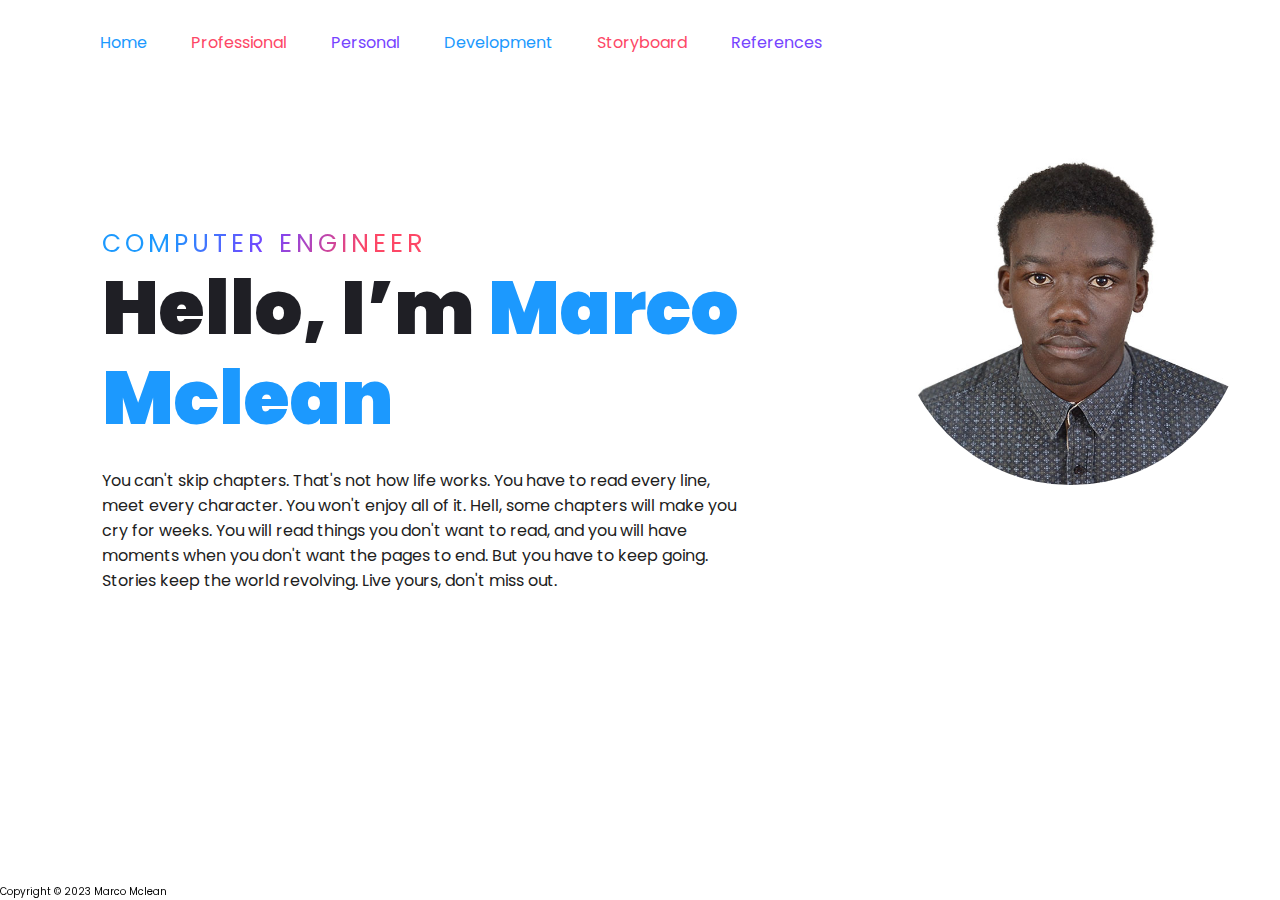
<file: Codes/index.html>
<!-- 
Author: Marco Mclean
ID#:2209181 
Tutor: Miss.Anuli
Page: Index Page
Description: This is the begiining page of my project where everything developed from.
-->

<!DOCTYPE html>
<html lang="en">
  <head>
    <meta charset="UTF-8" />
    <title>Personal Website</title>
    <link rel="stylesheet" href="indexstyle.css" />
    <link rel="icon" href="/Assests/favicon.ico" type="image/png">
  </head>
<body>
      <nav>
        <ul>
          <ul class="hidden">
            <li><a href="index.html" class="home">Home</a></li>
            <li><a href="professional.html" class="professional">Professional</a></li>
            <li><a href="personality.html" class="personal">Personal</a></li>
            <li><a href="development.html" class="development">Development</a></li>
            <li><a href="storyboard.html" class="storyboard">Storyboard</a></li>
            <li><a href="references.html" class="references">References</a></li>
          </ul>
      </nav>

      <div class="content">
        <span class="title">Computer Engineer</span>
        <h1>Hello, I’m <span>Marco Mclean</span></h1>
        <p>
          You can't skip chapters. That's not how life works. You have to read every line, meet every character. You won't enjoy all of it. Hell, some chapters will make you cry for weeks. You will read things you don't want to read, and you will have moments when you don't want the pages to end. But you have to keep going. Stories keep the world revolving. Live yours, don't miss out.
        </p>
      </div>

      <img src="/Assests/myimage.jpg" alt="My Picture" onclick="location.href='mailto:marcomclean579@gmail.com?subject=Hola from my portfolio website!'">
  <footer>
    <p>Copyright &copy; 2023 Marco Mclean</p>
  </footer>
</body>
</html>
</file>
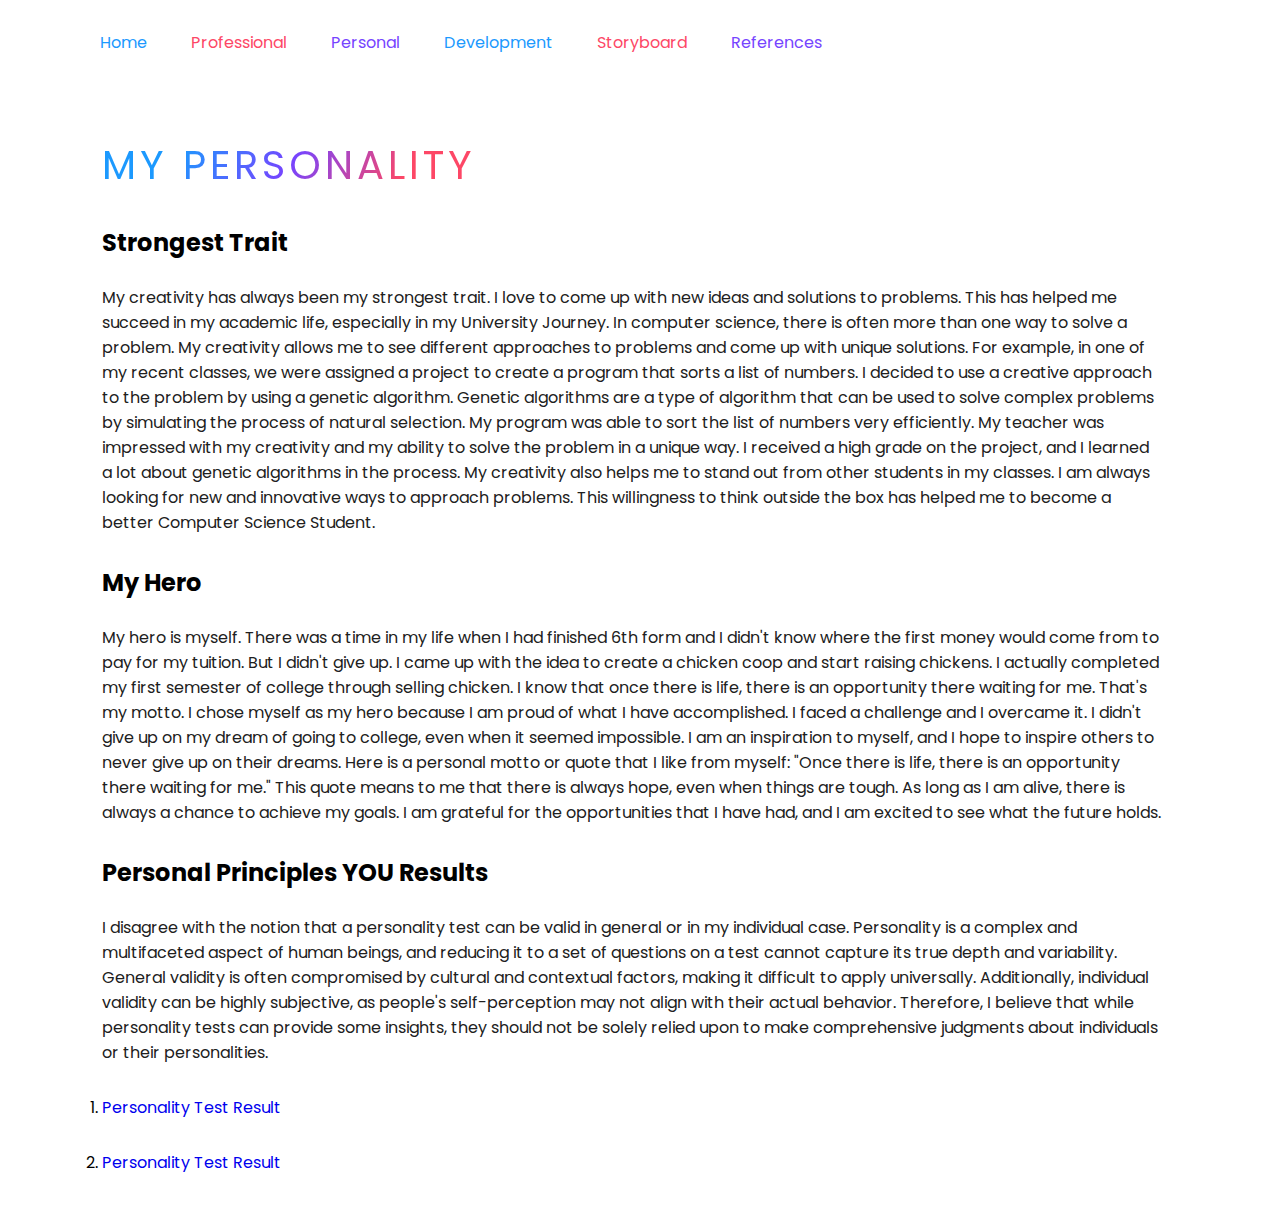
<file: Codes/personality.html>
<!-- 
Author: Marco Mclean
ID#:2209181 
Tutor: Miss.Anuli
Page: Index Page
Description: This is the begiining page of my project where everything developed from.
-->

<!DOCTYPE html>
<html lang="en">
<head>
  <meta charset="UTF-8" />
  <title>Personal Website</title>

  <link rel="icon" href="/Assests/favicon.ico" type="image/png">

  <link rel="stylesheet" href="/Codes/personalitystyle.css" />
</head>
<body>
  <div class="hero">
    <nav>
      <ul class="hidden">
        <li><a href="index.html" class="home">Home</a></li>
        <li><a href="professional.html" class="professional">Professional</a></li>
        <li><a href="personality.html" class="personal">Personal</a></li>
        <li><a href="development.html" class="development">Development</a></li>
        <li><a href="storyboard.html" class="storyboard">Storyboard</a></li>
        <li><a href="references.html" class="references">References</a></li>
      </ul>
    </nav>

    <div class="content">
      <span class="title">My Personality</span>

      <section>
        <h2>Strongest Trait</h2>
        <p>My creativity has always been my strongest trait. I love to come up with new ideas and solutions to problems. This has helped me succeed in my academic life, especially in my University Journey.

            In computer science, there is often more than one way to solve a problem. My creativity allows me to see different approaches to problems and come up with unique solutions. For example, in one of my recent classes, we were assigned a project to create a program that sorts a list of numbers. I decided to use a creative approach to the problem by using a genetic algorithm. Genetic algorithms are a type of algorithm that can be used to solve complex problems by simulating the process of natural selection.
            
            My program was able to sort the list of numbers very efficiently. My teacher was impressed with my creativity and my ability to solve the problem in a unique way. I received a high grade on the project, and I learned a lot about genetic algorithms in the process.
            
            My creativity also helps me to stand out from other students in my classes. I am always looking for new and innovative ways to approach problems. This willingness to think outside the box has helped me to become a better Computer Science Student.
        </p>
      </section>

      <section>
        <h2>My Hero</h2>
        <p>
            My hero is myself. There was a time in my life when I had finished 6th form and I didn't know where the first money would come from to pay for my tuition. But I didn't give up. I came up with the idea to create a chicken coop and start raising chickens. I actually completed my first semester of college through selling chicken. I know that once there is life, there is an opportunity there waiting for me. That's my motto.

            I chose myself as my hero because I am proud of what I have accomplished. I faced a challenge and I overcame it. I didn't give up on my dream of going to college, even when it seemed impossible. I am an inspiration to myself, and I hope to inspire others to never give up on their dreams.

            Here is a personal motto or quote that I like from myself:

        "Once there is life, there is an opportunity there waiting for me."

        This quote means to me that there is always hope, even when things are tough. As long as I am alive, there is always a chance to achieve my goals. I am grateful for the opportunities that I have had, and I am excited to see what the future holds.
        </p>
      </section>

      <section>
        <h2>Personal Principles YOU Results</h2>
        <p>
          I disagree with the notion that a personality test can be valid in general or in my individual case. Personality is a complex and multifaceted aspect of human beings, and reducing it to a set of questions on a test cannot capture its true depth and variability. General validity is often compromised by cultural and contextual factors, making it difficult to apply universally. Additionally, individual validity can be highly subjective, as people's self-perception may not align with their actual behavior. Therefore, I believe that while personality tests can provide some insights, they should not be solely relied upon to make comprehensive judgments about individuals or their personalities.
      </p>
        <ol>
            <li><p><a href="/Assests/Personality1.jpg" target="blank">Personality Test Result </a></p></li>
            <li><p><a href="/Assests/Personality2.jpg" target="blank">Personality Test Result</a></p></li>
        </ol>
      </section>
    </div>
  </div>
</body>
</html>
</file>
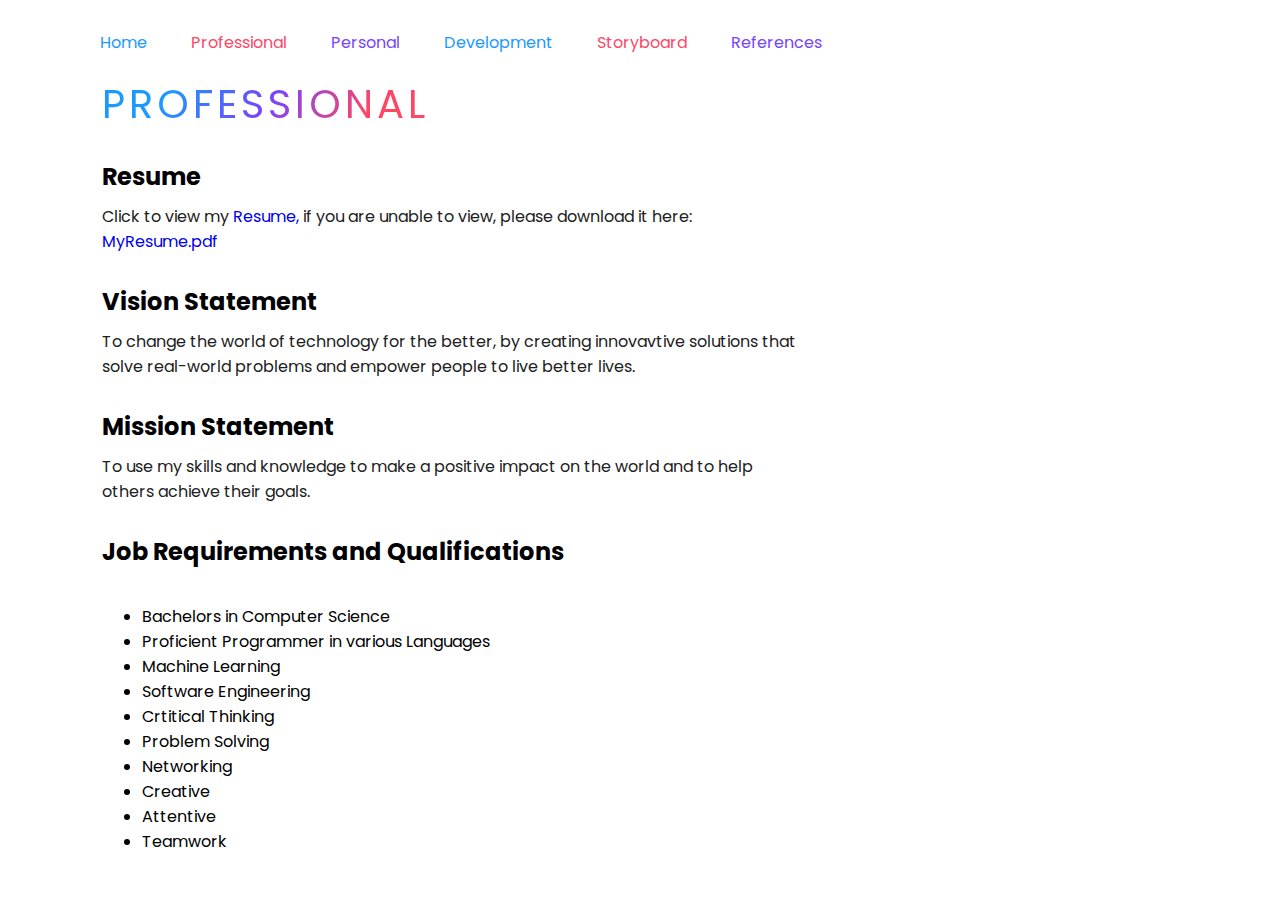
<file: Codes/professional.html>
<!-- 
Author: Marco Mclean
ID#:2209181 
Tutor: Miss.Anuli
Page: Index Page
Description: This is the begiining page of my project where everything developed from.
-->

<!DOCTYPE html>
<html lang="en">
<head>
  <meta charset="UTF-8" />
  <title>Professional Website</title>

  <link rel="icon" href="/Assests/favicon.ico" type="image/png">

  <link rel="stylesheet" href="professionalstyle.css" />
</head>
<body>
  <div class="hero">
    <nav>
      <ul class="hidden">
        <li><a href="index.html" class="home">Home</a></li>
        <li><a href="professional.html" class="professional">Professional</a></li>
        <li><a href="personality.html" class="personal">Personal</a></li>
        <li><a href="development.html" class="development">Development</a></li>
        <li><a href="storyboard.html" class="storyboard">Storyboard</a></li>
        <li><a href="references.html" class="references">References</a></li>
      </ul>
    </nav>

    <div class="content">
      <span class="title">Professional</span>

      <section>
        <h2>Resume</h2>
        <object data="MyResume.pdf" type="application/pdf" width="100%" height="600px">
          <p>Click to view my <a href="Resume.html" target="_blank">Resume,</a> if you are unable to view, please download it here: <a href="/Assests/MyResume.pdf" target="_blank">MyResume.pdf</a></p>
        </object>
      </section>

      <section>
        <h2>Vision Statement</h2>
        <p>To change the world of technology for the better, by creating innovavtive solutions that solve real-world problems and empower people to live better lives.</p>
      </section>

      <section>
        <h2>Mission Statement</h2>
        <p>To use my skills and knowledge to make a positive impact on the world and to help others achieve their goals.</p>
      </section>

      <section>
        <h2>Job Requirements and Qualifications</h2>
        <ul>
          <li>Bachelors in Computer Science</li>
          <li>Proficient Programmer in various Languages</li>
          <li>Machine Learning</li>
          <li>Software Engineering</li>
          <li>Crtitical Thinking</li>
          <li>Problem Solving</li>
          <li>Networking</li>
          <li>Creative</li>
          <li>Attentive</li>
          <li>Teamwork</li>
        </ul>
      </section>
    </div>
  </div>
</body>
</html>
</file>
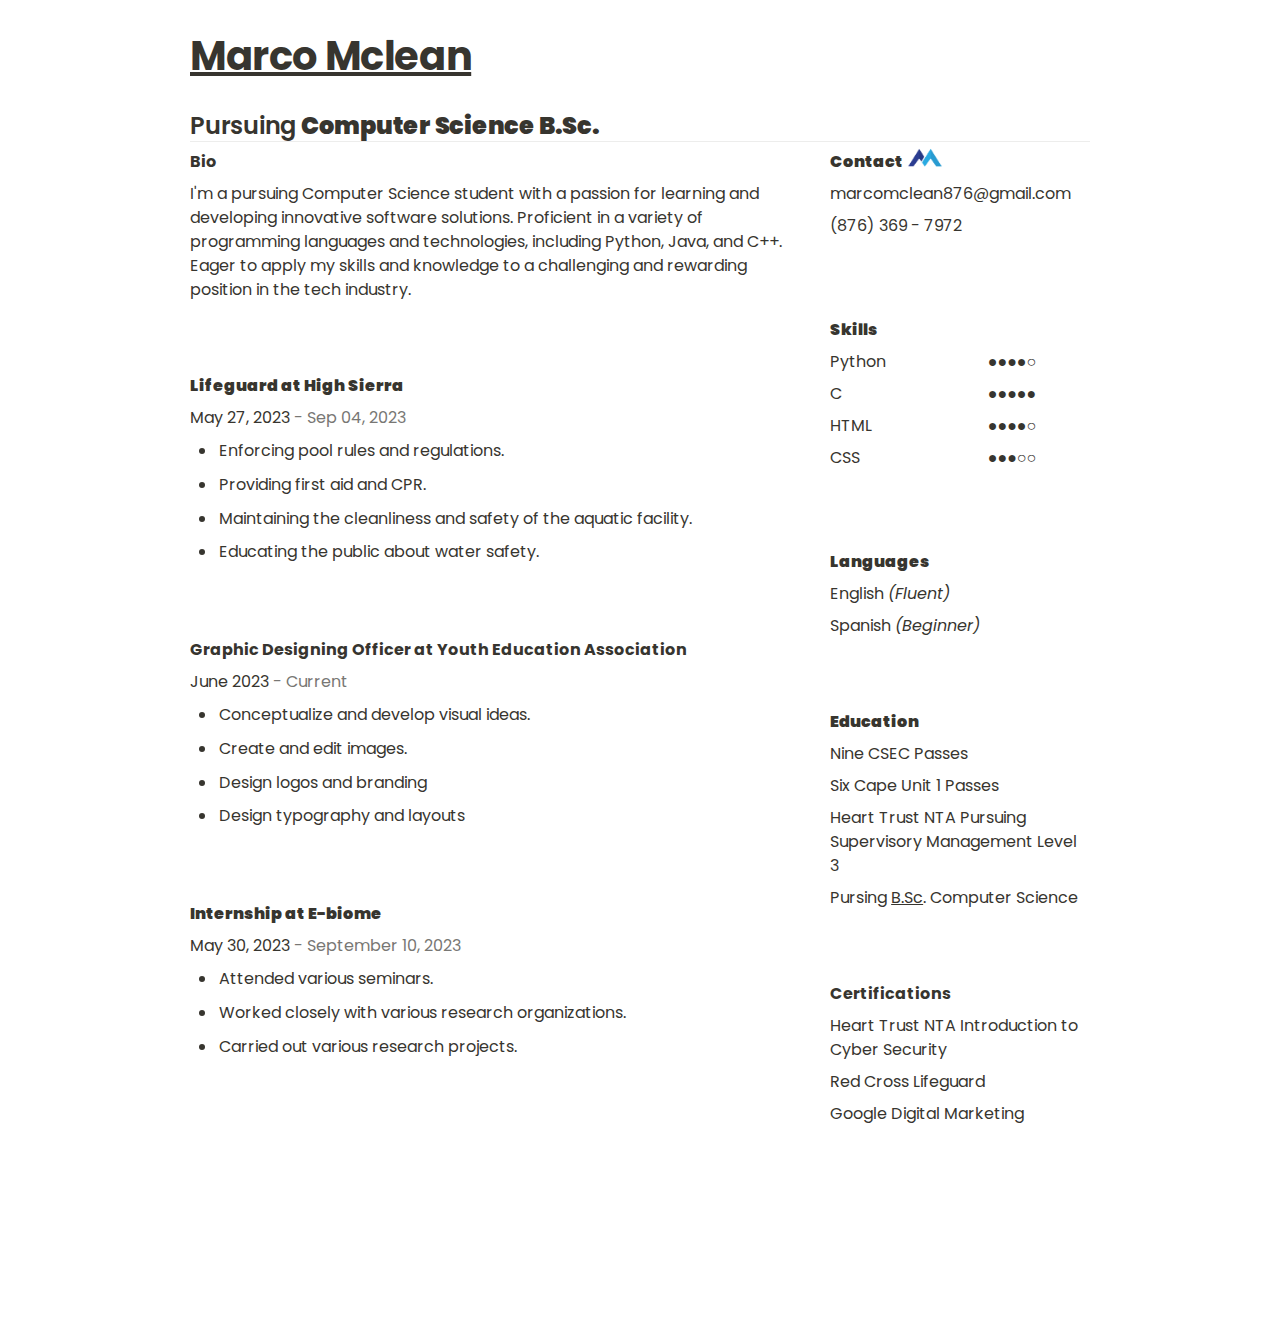
<file: Codes/Resume - Copy.html>
<!-- 
Author: Marco Mclean
ID #: 2209181
Description: The resume was created by notion.io then was exported in the format of HTML
 -->


<html>
	<head>
		<meta http-equiv="Content-Type" content="text/html; charset=utf-8"/>
		<title>Marco Mclean</title>
		<link rel="stylesheet" href="indexstyle.css" />
    	<link rel="icon" href="/Assests/favicon.ico" type="image/png">
		<style>
/* cspell:disable-file */
/* webkit printing magic: print all background colors */
html {
	-webkit-print-color-adjust: exact;
}
* {
	box-sizing: border-box;
	-webkit-print-color-adjust: exact;
}

html,
body {
	margin: 0;
	padding: 0;
}
@media only screen {
	body {
		margin: 2em auto;
		max-width: 900px;
		color: rgb(55, 53, 47);
	}
}

body {
	line-height: 1.5;
	white-space: pre-wrap;
}

a,
a.visited {
	color: inherit;
	text-decoration: underline;
}

.pdf-relative-link-path {
	font-size: 80%;
	color: #444;
}

h1,
h2,
h3 {
	letter-spacing: -0.01em;
	line-height: 1.2;
	font-weight: 600;
	margin-bottom: 0;
}

.page-title {
	font-size: 2.5rem;
	font-weight: 700;
	margin-top: 0;
	margin-bottom: 0.75em;
}

h1 {
	font-size: 1.875rem;
	margin-top: 1.875rem;
}

h2 {
	font-size: 1.5rem;
	margin-top: 1.5rem;
}

h3 {
	font-size: 1.25rem;
	margin-top: 1.25rem;
}

.source {
	border: 1px solid #ddd;
	border-radius: 3px;
	padding: 1.5em;
	word-break: break-all;
}

.callout {
	border-radius: 3px;
	padding: 1rem;
}

figure {
	margin: 1.25em 0;
	page-break-inside: avoid;
}

figcaption {
	opacity: 0.5;
	font-size: 85%;
	margin-top: 0.5em;
}

mark {
	background-color: transparent;
}

.indented {
	padding-left: 1.5em;
}

hr {
	background: transparent;
	display: block;
	width: 100%;
	height: 1px;
	visibility: visible;
	border: none;
	border-bottom: 1px solid rgba(55, 53, 47, 0.09);
}

img {
	max-width: 100%;
}

@media only print {
	img {
		max-height: 100vh;
		object-fit: contain;
	}
}

@page {
	margin: 1in;
}

.collection-content {
	font-size: 0.875rem;
}

.column-list {
	display: flex;
	justify-content: space-between;
}

.column {
	padding: 0 1em;
}

.column:first-child {
	padding-left: 0;
}

.column:last-child {
	padding-right: 0;
}

.table_of_contents-item {
	display: block;
	font-size: 0.875rem;
	line-height: 1.3;
	padding: 0.125rem;
}

.table_of_contents-indent-1 {
	margin-left: 1.5rem;
}

.table_of_contents-indent-2 {
	margin-left: 3rem;
}

.table_of_contents-indent-3 {
	margin-left: 4.5rem;
}

.table_of_contents-link {
	text-decoration: none;
	opacity: 0.7;
	border-bottom: 1px solid rgba(55, 53, 47, 0.18);
}

table,
th,
td {
	border: 1px solid rgba(55, 53, 47, 0.09);
	border-collapse: collapse;
}

table {
	border-left: none;
	border-right: none;
}

th,
td {
	font-weight: normal;
	padding: 0.25em 0.5em;
	line-height: 1.5;
	min-height: 1.5em;
	text-align: left;
}

th {
	color: rgba(55, 53, 47, 0.6);
}

ol,
ul {
	margin: 0;
	margin-block-start: 0.6em;
	margin-block-end: 0.6em;
}

li > ol:first-child,
li > ul:first-child {
	margin-block-start: 0.6em;
}

ul > li {
	list-style: disc;
}

ul.to-do-list {
	padding-inline-start: 0;
}

ul.to-do-list > li {
	list-style: none;
}

.to-do-children-checked {
	text-decoration: line-through;
	opacity: 0.375;
}

ul.toggle > li {
	list-style: none;
}

ul {
	padding-inline-start: 1.7em;
}

ul > li {
	padding-left: 0.1em;
}

ol {
	padding-inline-start: 1.6em;
}

ol > li {
	padding-left: 0.2em;
}

.mono ol {
	padding-inline-start: 2em;
}

.mono ol > li {
	text-indent: -0.4em;
}

.toggle {
	padding-inline-start: 0em;
	list-style-type: none;
}

/* Indent toggle children */
.toggle > li > details {
	padding-left: 1.7em;
}

.toggle > li > details > summary {
	margin-left: -1.1em;
}

.selected-value {
	display: inline-block;
	padding: 0 0.5em;
	background: rgba(206, 205, 202, 0.5);
	border-radius: 3px;
	margin-right: 0.5em;
	margin-top: 0.3em;
	margin-bottom: 0.3em;
	white-space: nowrap;
}

.collection-title {
	display: inline-block;
	margin-right: 1em;
}

.page-description {
    margin-bottom: 2em;
}

.simple-table {
	margin-top: 1em;
	font-size: 0.875rem;
	empty-cells: show;
}
.simple-table td {
	height: 29px;
	min-width: 120px;
}

.simple-table th {
	height: 29px;
	min-width: 120px;
}

.simple-table-header-color {
	background: rgb(247, 246, 243);
	color: black;
}
.simple-table-header {
	font-weight: 500;
}

time {
	opacity: 0.5;
}

.icon {
	display: inline-block;
	max-width: 1.2em;
	max-height: 1.2em;
	text-decoration: none;
	vertical-align: text-bottom;
	margin-right: 0.5em;
}

img.icon {
	border-radius: 3px;
}

.user-icon {
	width: 1.5em;
	height: 1.5em;
	border-radius: 100%;
	margin-right: 0.5rem;
}

.user-icon-inner {
	font-size: 0.8em;
}

.text-icon {
	border: 1px solid #000;
	text-align: center;
}

.page-cover-image {
	display: block;
	object-fit: cover;
	width: 100%;
	max-height: 30vh;
}

.page-header-icon {
	font-size: 3rem;
	margin-bottom: 1rem;
}

.page-header-icon-with-cover {
	margin-top: -0.72em;
	margin-left: 0.07em;
}

.page-header-icon img {
	border-radius: 3px;
}

.link-to-page {
	margin: 1em 0;
	padding: 0;
	border: none;
	font-weight: 500;
}

p > .user {
	opacity: 0.5;
}

td > .user,
td > time {
	white-space: nowrap;
}

input[type="checkbox"] {
	transform: scale(1.5);
	margin-right: 0.6em;
	vertical-align: middle;
}

p {
	margin-top: 0.5em;
	margin-bottom: 0.5em;
}

.image {
	border: none;
	margin: 1.5em 0;
	padding: 0;
	border-radius: 0;
	text-align: center;
}

.code,
code {
	background: rgba(135, 131, 120, 0.15);
	border-radius: 3px;
	padding: 0.2em 0.4em;
	border-radius: 3px;
	font-size: 85%;
	tab-size: 2;
}

code {
	color: #eb5757;
}

.code {
	padding: 1.5em 1em;
}

.code-wrap {
	white-space: pre-wrap;
	word-break: break-all;
}

.code > code {
	background: none;
	padding: 0;
	font-size: 100%;
	color: inherit;
}

blockquote {
	font-size: 1.25em;
	margin: 1em 0;
	padding-left: 1em;
	border-left: 3px solid rgb(55, 53, 47);
}

.bookmark {
	text-decoration: none;
	max-height: 8em;
	padding: 0;
	display: flex;
	width: 100%;
	align-items: stretch;
}

.bookmark-title {
	font-size: 0.85em;
	overflow: hidden;
	text-overflow: ellipsis;
	height: 1.75em;
	white-space: nowrap;
}

.bookmark-text {
	display: flex;
	flex-direction: column;
}

.bookmark-info {
	flex: 4 1 180px;
	padding: 12px 14px 14px;
	display: flex;
	flex-direction: column;
	justify-content: space-between;
}

.bookmark-image {
	width: 33%;
	flex: 1 1 180px;
	display: block;
	position: relative;
	object-fit: cover;
	border-radius: 1px;
}

.bookmark-description {
	color: rgba(55, 53, 47, 0.6);
	font-size: 0.75em;
	overflow: hidden;
	max-height: 4.5em;
	word-break: break-word;
}

.bookmark-href {
	font-size: 0.75em;
	margin-top: 0.25em;
}

.sans { font-family: ui-sans-serif, -apple-system, BlinkMacSystemFont, "Segoe UI", Helvetica, "Apple Color Emoji", Arial, sans-serif, "Segoe UI Emoji", "Segoe UI Symbol"; }
.code { font-family: "SFMono-Regular", Menlo, Consolas, "PT Mono", "Liberation Mono", Courier, monospace; }
.serif { font-family: Lyon-Text, Georgia, ui-serif, serif; }
.mono { font-family: iawriter-mono, Nitti, Menlo, Courier, monospace; }
.pdf .sans { font-family: Inter, ui-sans-serif, -apple-system, BlinkMacSystemFont, "Segoe UI", Helvetica, "Apple Color Emoji", Arial, sans-serif, "Segoe UI Emoji", "Segoe UI Symbol", 'Twemoji', 'Noto Color Emoji', 'Noto Sans CJK JP'; }
.pdf:lang(zh-CN) .sans { font-family: Inter, ui-sans-serif, -apple-system, BlinkMacSystemFont, "Segoe UI", Helvetica, "Apple Color Emoji", Arial, sans-serif, "Segoe UI Emoji", "Segoe UI Symbol", 'Twemoji', 'Noto Color Emoji', 'Noto Sans CJK SC'; }
.pdf:lang(zh-TW) .sans { font-family: Inter, ui-sans-serif, -apple-system, BlinkMacSystemFont, "Segoe UI", Helvetica, "Apple Color Emoji", Arial, sans-serif, "Segoe UI Emoji", "Segoe UI Symbol", 'Twemoji', 'Noto Color Emoji', 'Noto Sans CJK TC'; }
.pdf:lang(ko-KR) .sans { font-family: Inter, ui-sans-serif, -apple-system, BlinkMacSystemFont, "Segoe UI", Helvetica, "Apple Color Emoji", Arial, sans-serif, "Segoe UI Emoji", "Segoe UI Symbol", 'Twemoji', 'Noto Color Emoji', 'Noto Sans CJK KR'; }
.pdf .code { font-family: Source Code Pro, "SFMono-Regular", Menlo, Consolas, "PT Mono", "Liberation Mono", Courier, monospace, 'Twemoji', 'Noto Color Emoji', 'Noto Sans Mono CJK JP'; }
.pdf:lang(zh-CN) .code { font-family: Source Code Pro, "SFMono-Regular", Menlo, Consolas, "PT Mono", "Liberation Mono", Courier, monospace, 'Twemoji', 'Noto Color Emoji', 'Noto Sans Mono CJK SC'; }
.pdf:lang(zh-TW) .code { font-family: Source Code Pro, "SFMono-Regular", Menlo, Consolas, "PT Mono", "Liberation Mono", Courier, monospace, 'Twemoji', 'Noto Color Emoji', 'Noto Sans Mono CJK TC'; }
.pdf:lang(ko-KR) .code { font-family: Source Code Pro, "SFMono-Regular", Menlo, Consolas, "PT Mono", "Liberation Mono", Courier, monospace, 'Twemoji', 'Noto Color Emoji', 'Noto Sans Mono CJK KR'; }
.pdf .serif { font-family: PT Serif, Lyon-Text, Georgia, ui-serif, serif, 'Twemoji', 'Noto Color Emoji', 'Noto Serif CJK JP'; }
.pdf:lang(zh-CN) .serif { font-family: PT Serif, Lyon-Text, Georgia, ui-serif, serif, 'Twemoji', 'Noto Color Emoji', 'Noto Serif CJK SC'; }
.pdf:lang(zh-TW) .serif { font-family: PT Serif, Lyon-Text, Georgia, ui-serif, serif, 'Twemoji', 'Noto Color Emoji', 'Noto Serif CJK TC'; }
.pdf:lang(ko-KR) .serif { font-family: PT Serif, Lyon-Text, Georgia, ui-serif, serif, 'Twemoji', 'Noto Color Emoji', 'Noto Serif CJK KR'; }
.pdf .mono { font-family: PT Mono, iawriter-mono, Nitti, Menlo, Courier, monospace, 'Twemoji', 'Noto Color Emoji', 'Noto Sans Mono CJK JP'; }
.pdf:lang(zh-CN) .mono { font-family: PT Mono, iawriter-mono, Nitti, Menlo, Courier, monospace, 'Twemoji', 'Noto Color Emoji', 'Noto Sans Mono CJK SC'; }
.pdf:lang(zh-TW) .mono { font-family: PT Mono, iawriter-mono, Nitti, Menlo, Courier, monospace, 'Twemoji', 'Noto Color Emoji', 'Noto Sans Mono CJK TC'; }
.pdf:lang(ko-KR) .mono { font-family: PT Mono, iawriter-mono, Nitti, Menlo, Courier, monospace, 'Twemoji', 'Noto Color Emoji', 'Noto Sans Mono CJK KR'; }
.highlight-default {
	color: rgba(55, 53, 47, 1);
}
.highlight-gray {
	color: rgba(120, 119, 116, 1);
	fill: rgba(120, 119, 116, 1);
}
.highlight-brown {
	color: rgba(159, 107, 83, 1);
	fill: rgba(159, 107, 83, 1);
}
.highlight-orange {
	color: rgba(217, 115, 13, 1);
	fill: rgba(217, 115, 13, 1);
}
.highlight-yellow {
	color: rgba(203, 145, 47, 1);
	fill: rgba(203, 145, 47, 1);
}
.highlight-teal {
	color: rgba(68, 131, 97, 1);
	fill: rgba(68, 131, 97, 1);
}
.highlight-blue {
	color: rgba(51, 126, 169, 1);
	fill: rgba(51, 126, 169, 1);
}
.highlight-purple {
	color: rgba(144, 101, 176, 1);
	fill: rgba(144, 101, 176, 1);
}
.highlight-pink {
	color: rgba(193, 76, 138, 1);
	fill: rgba(193, 76, 138, 1);
}
.highlight-red {
	color: rgba(212, 76, 71, 1);
	fill: rgba(212, 76, 71, 1);
}
.highlight-gray_background {
	background: rgba(241, 241, 239, 1);
}
.highlight-brown_background {
	background: rgba(244, 238, 238, 1);
}
.highlight-orange_background {
	background: rgba(251, 236, 221, 1);
}
.highlight-yellow_background {
	background: rgba(251, 243, 219, 1);
}
.highlight-teal_background {
	background: rgba(237, 243, 236, 1);
}
.highlight-blue_background {
	background: rgba(231, 243, 248, 1);
}
.highlight-purple_background {
	background: rgba(244, 240, 247, 0.8);
}
.highlight-pink_background {
	background: rgba(249, 238, 243, 0.8);
}
.highlight-red_background {
	background: rgba(253, 235, 236, 1);
}
.block-color-default {
	color: inherit;
	fill: inherit;
}
.block-color-gray {
	color: rgba(120, 119, 116, 1);
	fill: rgba(120, 119, 116, 1);
}
.block-color-brown {
	color: rgba(159, 107, 83, 1);
	fill: rgba(159, 107, 83, 1);
}
.block-color-orange {
	color: rgba(217, 115, 13, 1);
	fill: rgba(217, 115, 13, 1);
}
.block-color-yellow {
	color: rgba(203, 145, 47, 1);
	fill: rgba(203, 145, 47, 1);
}
.block-color-teal {
	color: rgba(68, 131, 97, 1);
	fill: rgba(68, 131, 97, 1);
}
.block-color-blue {
	color: rgba(51, 126, 169, 1);
	fill: rgba(51, 126, 169, 1);
}
.block-color-purple {
	color: rgba(144, 101, 176, 1);
	fill: rgba(144, 101, 176, 1);
}
.block-color-pink {
	color: rgba(193, 76, 138, 1);
	fill: rgba(193, 76, 138, 1);
}
.block-color-red {
	color: rgba(212, 76, 71, 1);
	fill: rgba(212, 76, 71, 1);
}
.block-color-gray_background {
	background: rgba(241, 241, 239, 1);
}
.block-color-brown_background {
	background: rgba(244, 238, 238, 1);
}
.block-color-orange_background {
	background: rgba(251, 236, 221, 1);
}
.block-color-yellow_background {
	background: rgba(251, 243, 219, 1);
}
.block-color-teal_background {
	background: rgba(237, 243, 236, 1);
}
.block-color-blue_background {
	background: rgba(231, 243, 248, 1);
}
.block-color-purple_background {
	background: rgba(244, 240, 247, 0.8);
}
.block-color-pink_background {
	background: rgba(249, 238, 243, 0.8);
}
.block-color-red_background {
	background: rgba(253, 235, 236, 1);
}
.select-value-color-interactiveBlue { background-color: rgba(35, 131, 226, .07); }
.select-value-color-pink { background-color: rgba(245, 224, 233, 1); }
.select-value-color-purple { background-color: rgba(232, 222, 238, 1); }
.select-value-color-green { background-color: rgba(219, 237, 219, 1); }
.select-value-color-gray { background-color: rgba(227, 226, 224, 1); }
.select-value-color-translucentGray { background-color: rgba(255, 255, 255, 0.0375); }
.select-value-color-orange { background-color: rgba(250, 222, 201, 1); }
.select-value-color-brown { background-color: rgba(238, 224, 218, 1); }
.select-value-color-red { background-color: rgba(255, 226, 221, 1); }
.select-value-color-yellow { background-color: rgba(253, 236, 200, 1); }
.select-value-color-blue { background-color: rgba(211, 229, 239, 1); }
.select-value-color-pageGlass { background-color: undefined; }
.select-value-color-washGlass { background-color: undefined; }

.checkbox {
	display: inline-flex;
	vertical-align: text-bottom;
	width: 16;
	height: 16;
	background-size: 16px;
	margin-left: 2px;
	margin-right: 5px;
}

.checkbox-on {
	background-image: url("data:image/svg+xml;charset=UTF-8,%3Csvg%20width%3D%2216%22%20height%3D%2216%22%20viewBox%3D%220%200%2016%2016%22%20fill%3D%22none%22%20xmlns%3D%22http%3A%2F%2Fwww.w3.org%2F2000%2Fsvg%22%3E%0A%3Crect%20width%3D%2216%22%20height%3D%2216%22%20fill%3D%22%2358A9D7%22%2F%3E%0A%3Cpath%20d%3D%22M6.71429%2012.2852L14%204.9995L12.7143%203.71436L6.71429%209.71378L3.28571%206.2831L2%207.57092L6.71429%2012.2852Z%22%20fill%3D%22white%22%2F%3E%0A%3C%2Fsvg%3E");
}

.checkbox-off {
	background-image: url("data:image/svg+xml;charset=UTF-8,%3Csvg%20width%3D%2216%22%20height%3D%2216%22%20viewBox%3D%220%200%2016%2016%22%20fill%3D%22none%22%20xmlns%3D%22http%3A%2F%2Fwww.w3.org%2F2000%2Fsvg%22%3E%0A%3Crect%20x%3D%220.75%22%20y%3D%220.75%22%20width%3D%2214.5%22%20height%3D%2214.5%22%20fill%3D%22white%22%20stroke%3D%22%2336352F%22%20stroke-width%3D%221.5%22%2F%3E%0A%3C%2Fsvg%3E");
}
	
</style></head><body><article id="a8e00cb9-7c6e-4de2-b68b-7689d4534437" class="page sans"><header><div class="page-header-icon undefined"><img class="icon" src="/Assests/CVlogo.png"/></div><h1 class="page-title"><a href="https://static.vecteezy.com/system/resources/previews/000/616/401/original/m-logo-business-template-vector-icon.jpg">Marco Mclean</a></h1><p class="page-description"></p></header><div class="page-body"><h2 id="290d08c8-0a4e-4fde-a5e3-8f8d8900a5a6" class="">Pursuing<strong> Computer Science B.Sc.</strong></h2><hr id="7d635467-053d-47c1-a4d3-65b5ffdee194"/><div id="dc3108b0-715f-4965-a378-3b8bd4684f60" class="column-list"><div id="e7511568-6aa7-42bb-b8d2-2fabeeaf2da9" style="width:100%" class="column"><p id="7847187e-d9be-4087-a6a0-6128465e5b7e" class=""><strong>Bio</strong></p><p id="65352aa6-e2b4-45a3-b4df-4f4daeb60760" class="">I&#x27;m a pursuing Computer Science student with a passion for learning and developing innovative software solutions. Proficient in a variety of programming languages and technologies, including Python, Java, and C++. Eager to apply my skills and knowledge to a challenging and rewarding position in the tech industry.</p><p id="05ad7dff-7cbf-41bc-b1ef-dc34927bf1ef" class="">
</p><p id="299992fd-457e-4a5e-83b7-6569859a7ad2" class="">
</p><p id="1c030343-0ec7-4011-b9a9-c4385db6f5ab" class=""><strong><strong><strong>Lifeguard at High Sierra </strong></strong></strong></p><p id="7bf7189b-3c3c-4088-b266-928920e3a49c" class="">May 27, 2023<mark class="highlight-gray"> - Sep 04, 2023</mark></p><ul id="249ee841-d940-4654-a948-9fe21493878e" class="bulleted-list"><li style="list-style-type:disc">Enforcing pool rules and regulations.</li></ul><ul id="4aa76984-de46-47e1-b5be-5cd096629a9a" class="bulleted-list"><li style="list-style-type:disc">Providing first aid and CPR.</li></ul><ul id="4df0064f-50a8-448d-a4b1-5a9dc5cf82a1" class="bulleted-list"><li style="list-style-type:disc">Maintaining the cleanliness and safety of the aquatic facility.</li></ul><ul id="4858078f-a125-4d04-bced-64c3f55f67cb" class="bulleted-list"><li style="list-style-type:disc">Educating the public about water safety.</li></ul><p id="cd3fe5e1-461b-4598-9c96-43d1d80b0a2e" class="">
</p><p id="53721251-8b67-4595-9232-40118be4fa5c" class="">
</p><p id="73a7b143-dbe4-440a-99f3-7d02d826a85a" class=""><strong>Graphic Designing Officer at Youth Education Association </strong></p><p id="b990a886-ee14-4c6c-80a8-80aa8fdf593c" class="">June 2023<mark class="highlight-gray"> - Current </mark></p><ul id="092220ea-bbae-4b77-8c39-2cc67f76ddec" class="bulleted-list"><li style="list-style-type:disc">Conceptualize and develop visual ideas.</li></ul><ul id="6244720a-589e-47d2-a6c2-0b521bcd1f40" class="bulleted-list"><li style="list-style-type:disc">Create and edit images. </li></ul><ul id="6ef322e2-e122-40d4-a709-24a8c93be883" class="bulleted-list"><li style="list-style-type:disc">Design logos and branding</li></ul><ul id="accace4e-9e17-4225-a143-c44e5b868dc0" class="bulleted-list"><li style="list-style-type:disc">Design typography and layouts</li></ul><p id="a1ee0077-ce18-4f3a-9cfa-7a920d30d61c" class="">
</p><p id="81702c4f-77d5-4afe-a53c-5ec74a229d9e" class="">
</p><p id="369aae46-204b-49b0-b518-ed0630bbceb7" class=""><strong><strong><strong>Internship at E-biome </strong></strong></strong></p><p id="f819ca57-2fc7-4339-b646-7298a6f5c7b3" class="">May 30, 2023<mark class="highlight-gray"> - September 10, 2023</mark></p><ul id="47ccf45c-7680-4878-a604-53a3f557c33c" class="bulleted-list"><li style="list-style-type:disc">Attended various seminars.</li></ul><ul id="d41143ab-876f-4e71-8377-fe07446dab22" class="bulleted-list"><li style="list-style-type:disc">Worked closely with various research organizations.</li></ul><ul id="e19446d8-b2e4-41bf-9c7c-067ace3a7596" class="bulleted-list"><li style="list-style-type:disc">Carried out various research projects.</li></ul><p id="ca31263f-da26-4e29-a108-fe1910060e61" class="">
</p></div><div id="90d85405-c6fd-4a0c-9f2d-2e9a7fbe5965" style="width:43.75000000000002%" class="column"><p id="778491bd-7d16-4709-b509-c82ec14c116f" class=""><strong><strong><strong><strong><strong><strong><strong>Contact</strong></strong></strong></strong></strong></strong></strong></p><p id="a6a87e04-c731-40e2-bcbf-9d1c07d765bb" class="">marcomclean876@gmail.com</p><p id="8c37d047-75b8-469a-b523-271ee58bc972" class="">(876) 369 - 7972</p><p id="16c94d5c-9739-4dad-8ac2-ae0fb7796c77" class="">
</p><p id="f5b78693-3c5f-4618-b9bc-e4fd1d619f39" class="">
</p><div id="9680ac35-786a-4596-a01d-6b5a1919df7f" class="column-list"><div id="dc8bd8d1-9695-44c4-8126-15f849bddcd8" style="width:106.25%" class="column"><p id="e8c722a6-49b4-43c0-8659-1b9df28f2c3f" class=""><strong><strong><strong><strong><strong><strong>Skills</strong></strong></strong></strong></strong></strong></p><p id="2d855ab4-7201-4ac0-94e1-40a857d0157e" class="">Python</p><p id="1e749770-cad4-44b7-b4d5-397f52e06fd7" class="">C</p><p id="99a1025f-bde1-48a8-bf5c-dc0091c78a5f" class="">HTML</p><p id="5074e666-c175-44ec-b574-99fdc6484a97" class="">CSS</p><p id="2d3490a5-4f5e-4ce0-a7f9-a3c423b980ea" class="">
</p></div><div id="9405f0a4-afc0-49c2-a933-da85650f1f3c" style="width:87.49999999999997%" class="column"><p id="27dae7a2-47aa-4c25-bc02-f634445a065c" class="">
</p><p id="0bb369bb-9649-43aa-942b-de358f13fe86" class="">●●●●○</p><p id="43520b02-c908-43ad-ac98-28da7bcb0720" class="">●●●●●</p><p id="334a33f4-9b17-48ef-a0c6-1e2a270acf03" class="">●●●●○</p><p id="d381e3e2-67f5-4d76-b040-5f0c2b0b6775" class="">●●●○○</p></div></div><p id="57e586c6-fbdc-4dd6-98b1-2af9e5aebd80" class="">
</p><p id="52599c4b-f5b4-45d3-a218-d9a350177a6c" class=""><strong><strong><strong><strong><strong><strong><strong><strong><strong>Languages</strong></strong></strong></strong></strong></strong></strong></strong></strong></p><p id="e1b40160-28f3-4b73-a2a4-c9aea3bf76d3" class="">English <em>(Fluent)</em></p><p id="996c98c2-4ef6-4258-888f-fa004ae49f34" class="">Spanish <em>(Beginner)</em></p><p id="551c0c33-3e57-4461-b8b1-1671af62ab09" class="">
</p><p id="8afe4334-e287-42ea-9cc8-c96878c8203c" class="">
</p><p id="f2f0b5bb-c27c-424e-bc9f-8ddcd8e51677" class=""><strong><strong><strong><strong><strong><strong><strong><strong><strong>Education</strong></strong></strong></strong></strong></strong></strong></strong></strong></p><p id="20ee0f49-79ee-4851-97b1-1f698266775c" class="">Nine CSEC Passes</p><p id="a1732927-1eba-4248-b68b-ccfb10825c2a" class="">Six Cape Unit 1 Passes</p><p id="7e58642e-382a-4e85-8cf0-dbc52d65540f" class="">Heart Trust NTA Pursuing Supervisory Management Level 3 </p><p id="6afbcd0d-0442-433e-849b-976a01357903" class="">Pursing <a href="http://B.Sc">B.Sc</a>. Computer Science</p><p id="0181d880-a7fd-4c47-bff0-ccd1b0cf78f8" class="">
</p><p id="0f1c0126-f4ae-4e2b-a09c-891b48531f3b" class="">
</p><p id="91ff2705-39a1-4c9f-a3e2-5065df0550a4" class=""><strong>Certifications</strong></p><p id="0910062f-932c-444c-a8ca-f371386be4b2" class="">Heart Trust NTA Introduction to Cyber Security</p><p id="fc1d157f-e047-434e-b9f7-36afdfcae644" class="">Red Cross Lifeguard</p><p id="4466365b-6947-4dd6-807a-81bb300170ed" class="">Google Digital Marketing</p><p id="7823612d-1bba-4712-b476-75f1b8efc3fb" class="">
</p><p id="d20e5b00-f467-45fb-b339-12c9d0819187" class="">
</p><p id="c9d2bd8e-9451-4d7d-ae9c-b097db03b53f" class="">
</p><p id="303d52a3-9d37-4b9f-af69-83ba1a7dc562" class="">
</p></div></div><p id="02c55715-71cb-4f8c-a4f1-1eb0d22101a5" class="">
</p></div></article></body></html>
</file>
<file: Codes/indexstyle.css>
/* 
Author:Marco Mclean
ID #: 2209181
CSS Style: Index Style Sheet
*/

@import url("https://fonts.googleapis.com/css2?family=Poppins:wght@400;500;600;700&display=swap");

* {
  margin: 0;
  padding: 0;
  box-sizing: border-box;
  font-family: "Poppins", sans-serif;
}

.home {
  color: #1c99fe;
}

.professional {
  color:#fd4766;
}

.personal {
  color: #7644ff;
}

.development {
  color: #1c99fe
}

.storyboard {
  color: #fd4766;
}

.references {
  color:#7644ff;
}

img {
  border: 10px solid block;
  border-radius: 200px;
  position: absolute;
  top: 15%;
  right: 70px;
  left: 70%;
  width: 350px;
}

a {
  text-decoration: none;
}
.hero {
  width: 100%;
  height: 100vh;
  background: url();
  background-size:cover;
}
nav {
  display: flex;
  align-items: center;
  justify-content: space-between;
  padding: 20px 80px;
}

nav ul li {
  list-style: none;
  display: inline-block;
  padding: 10px 20px;
}
nav ul li a {
  color: #1d1d24;
  position: relative;
  padding: 5px 0;
}
nav ul li a:hover {
  color: #fd4766;
}
nav ul li a:after {
  content: "";
  position: absolute;
  left: 0;
  width: 0;
  height: 3px;
  background: #fd4766;
  transition: 0.3s;
  bottom: 0;
}
nav ul li a:hover:after {
  width: 100%;
}
.content {
  position: absolute;
  top: 25%;
  left: 8%;
}
.content .title {
  color: #0a0a0a;
  font-size: 25px;
  text-transform: uppercase;
  letter-spacing: 4px;
  display: inline-block;
  margin-bottom: 0px;
  background: linear-gradient(
    120deg,
    #1c99fe 20.69%,
    #7644ff 50.19%,
    #fd4766 79.69%
  );
  -webkit-background-clip: text;
  -webkit-text-fill-color: transparent;
}
.content h1 {
  color: #1f1f25;
  font-size: 75px;
  font-weight: 900;
  line-height: 90px;
  text-transform: inherit;
  width: 70%;
}
.content h1 span {
  color: #1c99fe;
}
.content p {
  width: 55%;
  color: #202020;
  margin-top: 25px;
  margin-bottom: 30px;
}


footer{
  color: black;
  position: fixed;
  bottom: 0px;
  font-size: 10px;
  text-align: right ;
}
</file>
<file: Codes/personalitystyle.css>
/* 
Author:Marco Mclean
ID #: 2209181
CSS Style: Personality Style Sheet
*/


@import url("https://fonts.googleapis.com/css2?family=Poppins:wght@400;500;600;700&display=swap");


* {
  margin: 0;
  padding: 0;
  box-sizing: border-box;
  font-family: "Poppins", sans-serif;
}

.home {
  color: #1c99fe;
}

.professional {
  color:#fd4766;
}

.personal {
  color: #7644ff;
}

.development {
  color: #1c99fe
}

.storyboard {
  color: #fd4766;
}

.references {
  color:#7644ff;
}  

a {
  text-decoration: none;
}
.hero {
  width: 100%;
  height: 100vh;
  background: url();
  background-size:cover;
}
nav {
  display: flex;
  align-items: center;
  justify-content: space-between;
  padding: 20px 80px;
}

nav ul li {
  list-style: none;
  display: inline-block;
  padding: 10px 20px;
}
nav ul li a {
  color: #1d1d24;
  position: relative;
  padding: 5px 0;
}
nav ul li a:hover {
  color: #fd4766;
}
nav ul li a:after {
  content: "";
  position: absolute;
  left: 0;
  width: 0;
  height: 3px;
  background: #fd4766;
  transition: 0.3s;
  bottom: 0;
}
nav ul li a:hover:after {
  width: 100%;
}

.content {
  position: absolute;
  top: 15%;
  left: 8%;
}

.content .title {
  color: #0a0a0a;
  font-size: 40px;
  text-transform: uppercase;
  letter-spacing: 4px;
  display: inline-block;
  margin-bottom: 30px;
  background: linear-gradient(
    120deg,
    #1c99fe 20.69%,
    #7644ff 50.19%,
    #fd4766 79.69%
  );
  -webkit-background-clip: text;
  -webkit-text-fill-color: transparent;
}
.content h1 {
  color: #1f1f25;
  font-size: 75px;
  font-weight: 900;
  line-height: 90px;
  text-transform: inherit;
  width: 70%;
}
.content h1 span {
  color: #1c99fe;
}
.content p {
  width: 90%;
  color: #202020;
  margin-top: 25px;
  margin-bottom: 30px;
}
</file>
<file: Codes/professionalstyle.css>
@import url("https://fonts.googleapis.com/css2?family=Poppins:wght@400;500;600;700&display=swap");

* {
  margin: 0;
  padding: 0;
  box-sizing: border-box;
  font-family: "Poppins", sans-serif;
}

a {
  text-decoration: none;
}

body{
  overflow-x: hidden;
}

.home {
  color: #1c99fe;
}

.professional {
  color:#fd4766;
}

.personal {
  color: #7644ff;
}

.development {
  color: #1c99fe
}

.storyboard {
  color: #fd4766;
}

.references {
  color:#7644ff;
}

.hero {
  width: 100%;
  height: 100vh;
  background: url();
  background-size:cover;
}
nav {
  display: flex;
  align-items: center;
  justify-content: space-between;
  padding: 20px 80px;
}

nav ul li {
  list-style: none;
  display: inline-block;
  padding: 10px 20px;
}
nav ul li a {
  color: #1d1d24;
  position: relative;
  padding: 5px 0;
}
nav ul li a:hover {
  color: #fd4766;
}
nav ul li a:after {
  content: "";
  position: absolute;
  left: 0;
  width: 0;
  height: 3px;
  background: #fd4766;
  transition: 0.3s;
  bottom: 0;
}
nav ul li a:hover:after {
  width: 100%;
}

.content {
  position: relative;
  top: 1%;
  left: 8%;
  
}
.content .title {
  color: #0a0a0a;
  font-size: 40px;
  text-transform: uppercase;
  letter-spacing: 4px;
  display: inline-block;
  margin-top: -20px;
  margin-bottom: 25px;
  background: linear-gradient(
    120deg,
    #1c99fe 20.69%,
    #7644ff 50.19%,
    #fd4766 79.69%
  );
  -webkit-background-clip: text;
  -webkit-text-fill-color: transparent;
}
.content h1 {
  top: 5px;
  color: #1f1f25;
  font-size: 75px;
  font-weight: 900;
  line-height: 90px;
  text-transform: inherit;
  width: 70%;
}
.content h1 span {
  color: #1c99fe;
}
.content p {
  width: 55%;
  color: #202020;
  margin-top: 10px;
  margin-bottom: 30px;
}

.content ul{
  margin-left: 40px;
  margin-bottom: 20px;
  margin-top: 35px;
}
</file>
